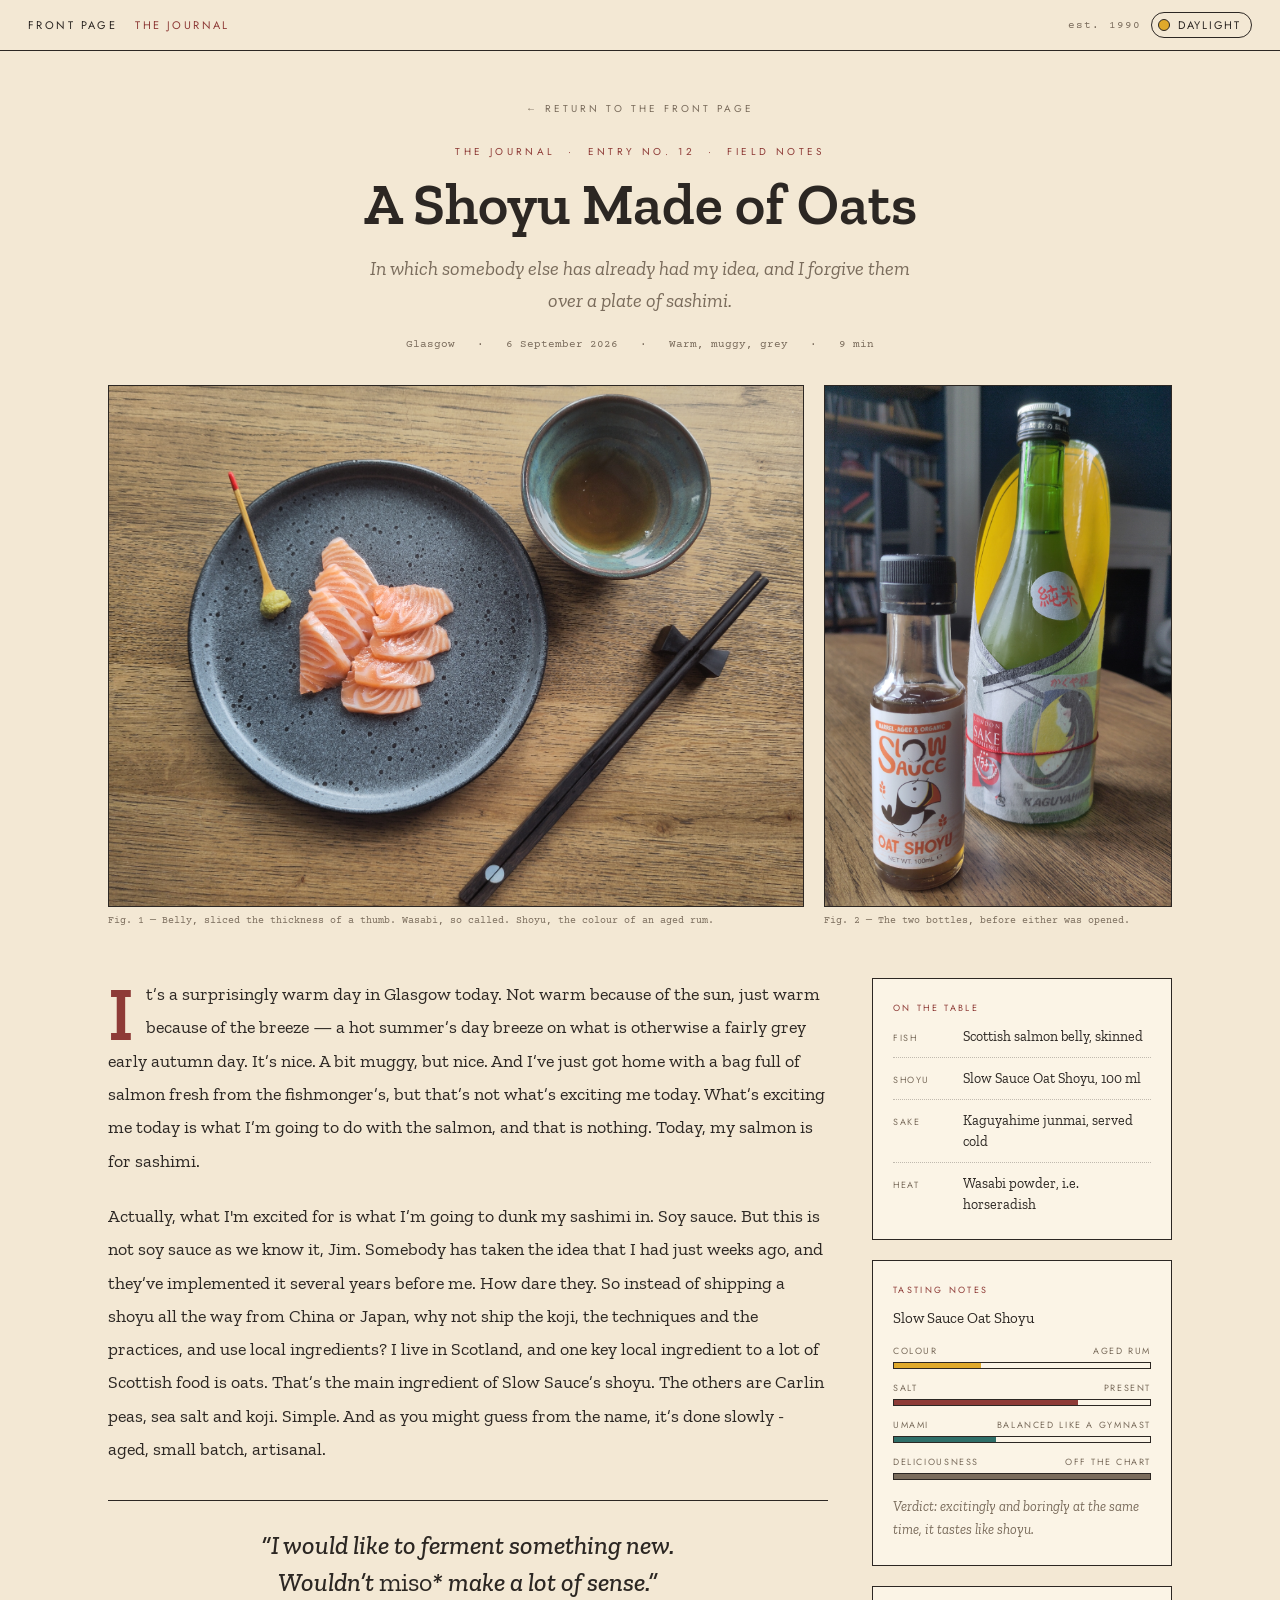
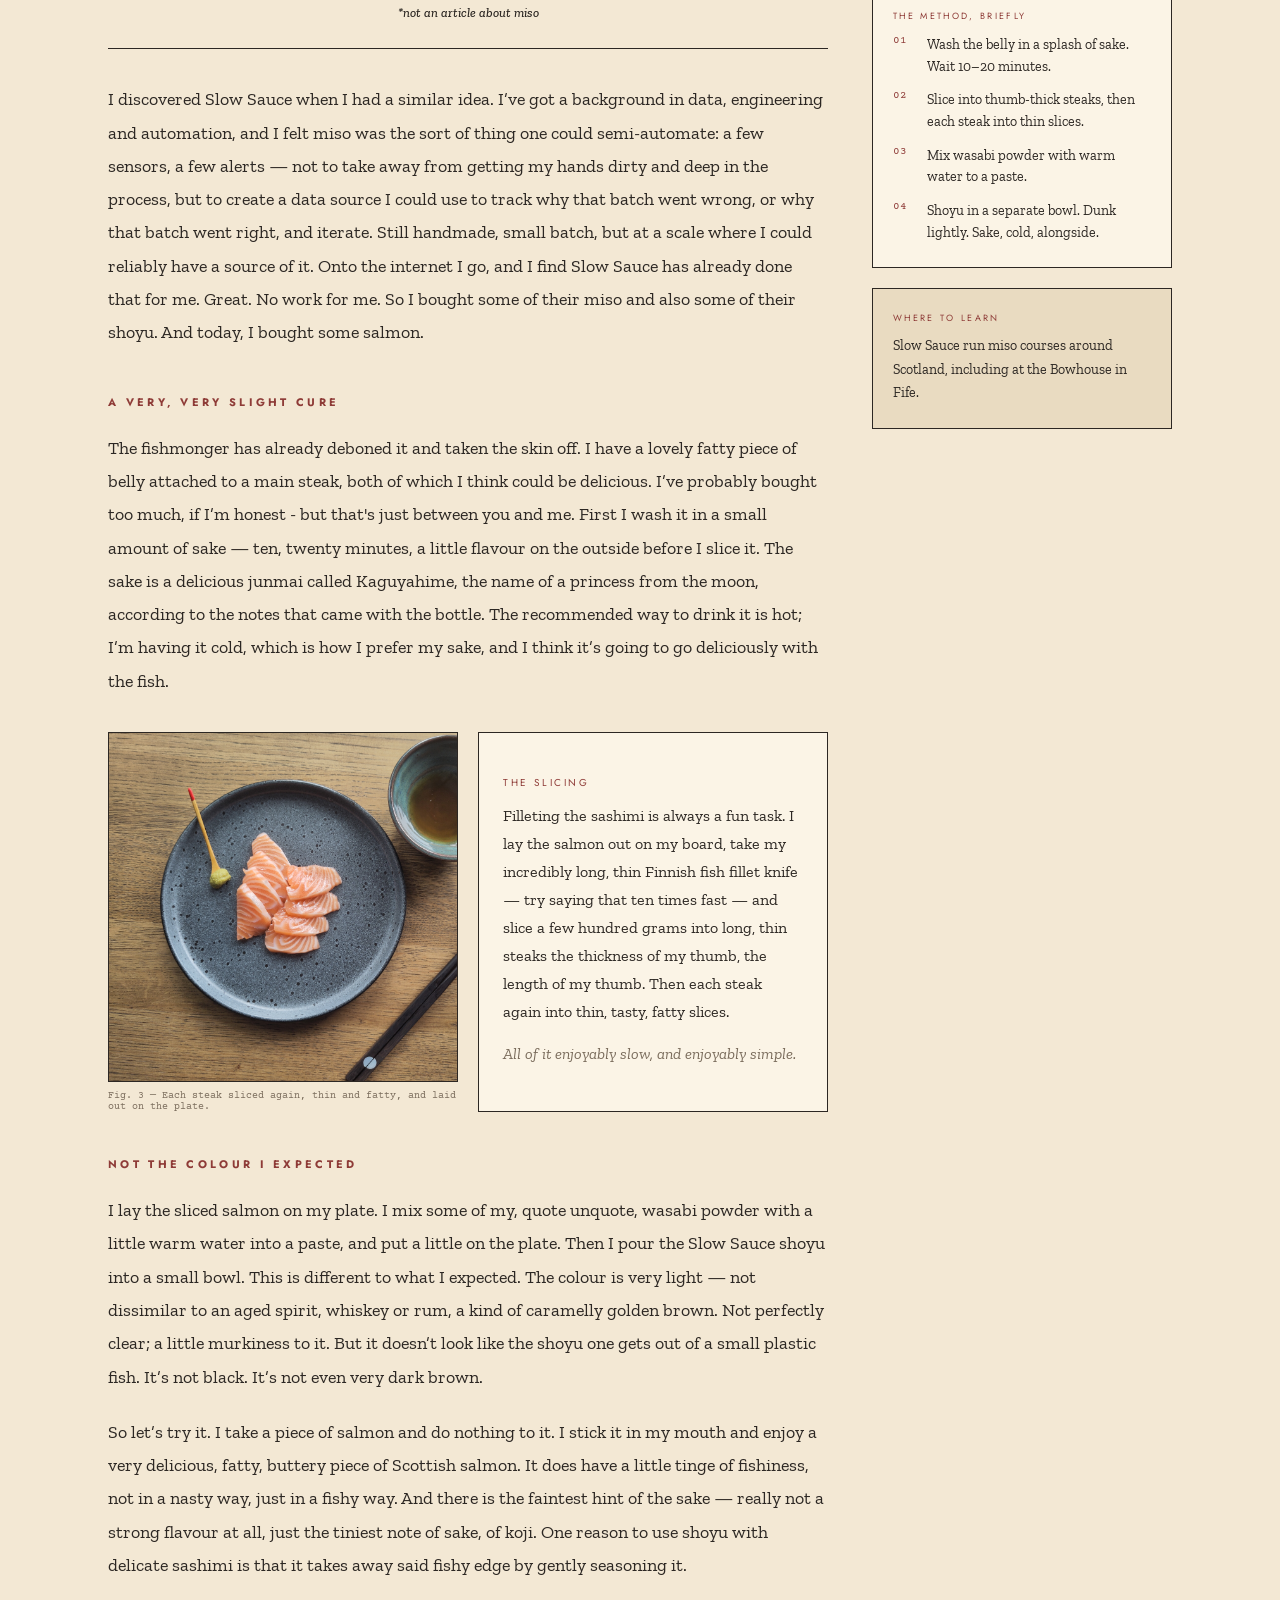
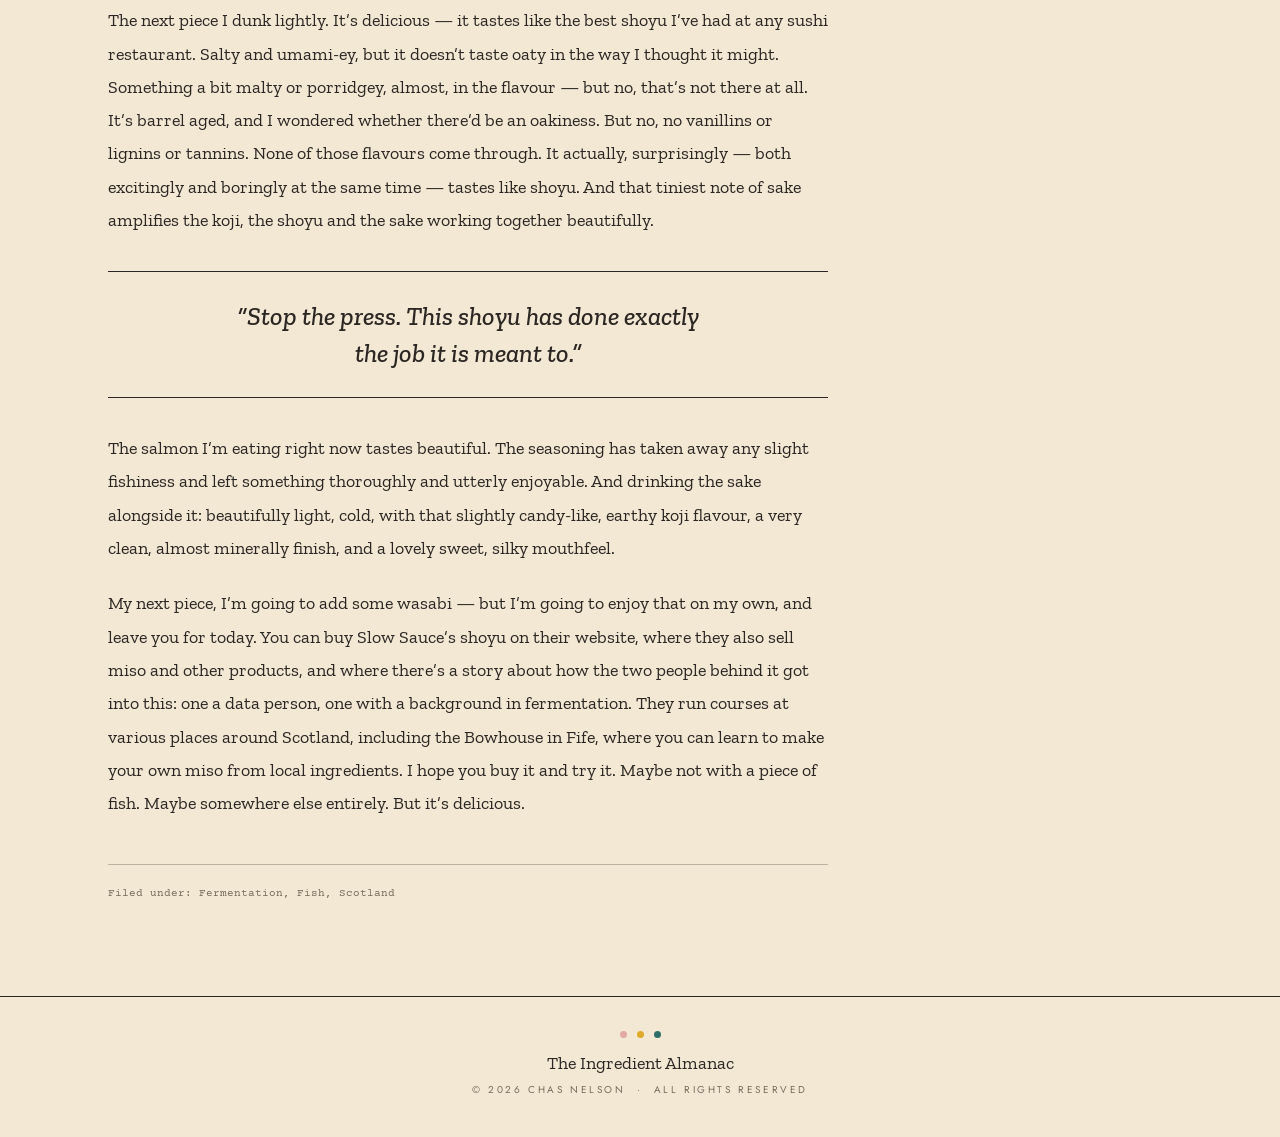
<file: journal/a-shoyu-made-of-oats.html>
<!DOCTYPE html>
<html lang="en" data-theme="light">
<head>
<meta charset="utf-8">
<meta name="viewport" content="width=device-width, initial-scale=1">
<title>A Shoyu Made of Oats — The Ingredient Almanac</title>
<meta name="description" content="A warm, muggy Glasgow afternoon, a bag of fresh salmon, and a barrel-aged Scottish oat shoyu from Slow Sauce.">
<link rel="preconnect" href="https://fonts.googleapis.com">
<link rel="preconnect" href="https://fonts.gstatic.com" crossorigin>
<link href="https://fonts.googleapis.com/css2?family=Jost:wght@300;400;500;600&family=Zilla+Slab:ital,wght@0,400;0,500;0,600;1,400&family=Courier+Prime:wght@400&display=swap" rel="stylesheet">
<link href="https://fonts.googleapis.com/css2?family=Material+Symbols+Outlined:opsz,wght,FILL,GRAD@24,200,0,0" rel="stylesheet">
<link rel="stylesheet" href="../assets/style.css">
</head>
<body>

<header class="site-header">
  <nav>
    <a href="../index.html">Front Page</a>
    <a href="a-shoyu-made-of-oats.html" aria-current="page">The Journal</a>
  </nav>
  <div class="header-right">
    <span class="est">est. 1990</span>
    <button class="theme-toggle" data-theme-toggle type="button">
      <span class="dot"></span>
      <span data-theme-label>Daylight</span>
    </button>
  </div>
</header>

<div class="wrap">

  <div class="journal-head">
    <a class="btn-plain" href="../index.html">&larr; Return to the Front Page</a>
    <div class="kicker2">The Journal &nbsp;·&nbsp; Entry No. 12 &nbsp;·&nbsp; Field Notes</div>
    <h1 class="serif">A Shoyu Made of Oats</h1>
    <p class="dek">In which somebody else has already had my idea, and I forgive them over a plate of sashimi.</p>
    <div class="meta-row">
      <span>Glasgow</span><span>·</span><span>6 September 2026</span><span>·</span><span>Warm, muggy, grey</span><span>·</span><span>9 min</span>
    </div>
  </div>

  <div class="journal-figures">
    <figure>
      <div class="fig-a">
        <img src="../assets/blog-sashimi-full.png" alt="Salmon sashimi, wasabi, chopsticks and a bowl of oat shoyu on an oak table">
      </div>
      <figcaption>Fig. 1 — Belly, sliced the thickness of a thumb. Wasabi, so called. Shoyu, the colour of an aged rum.</figcaption>
    </figure>
    <figure>
      <div class="fig-b">
        <img src="../assets/blog-bottles.png" alt="A bottle of Slow Sauce oat shoyu beside a bottle of Kaguyahime junmai sake">
      </div>
      <figcaption>Fig. 2 — The two bottles, before either was opened.</figcaption>
    </figure>
  </div>

  <div class="journal-body-grid">
    <div class="journal-prose">
      <p><span class="drop-cap">I</span>t&rsquo;s a surprisingly warm day in Glasgow today. Not warm because of the sun, just warm because of the breeze — a hot summer&rsquo;s day breeze on what is otherwise a fairly grey early autumn day. It&rsquo;s nice. A bit muggy, but nice. And I&rsquo;ve just got home with a bag full of salmon fresh from the fishmonger&rsquo;s, but that&rsquo;s not what&rsquo;s exciting me today. What&rsquo;s exciting me today is what I&rsquo;m going to do with the salmon, and that is nothing. Today, my salmon is for sashimi.</p>

      <p>Actually, what I'm excited for is what I&rsquo;m going to dunk my sashimi in. Soy sauce. But this is not soy sauce as we know it, Jim. Somebody has taken the idea that I had just weeks ago, and they&rsquo;ve implemented it several years before me. How dare they. So instead of shipping a shoyu all the way from China or Japan, why not ship the koji, the techniques and the practices, and use local ingredients? I live in Scotland, and one key local ingredient to a lot of Scottish food is oats. That&rsquo;s the main ingredient of Slow Sauce&rsquo;s shoyu. The others are Carlin peas, sea salt and koji. Simple. And as you might guess from the name, it&rsquo;s done slowly - aged, small batch, artisanal.</p>

      <div class="pull-quote">
        <p>&ldquo;I would like to ferment something new. Wouldn&rsquo;t <em style="font-style:normal; font-weight:normal;">miso</em>* make a lot of sense.&rdquo;</p>
        <p class="fn">*not an article about miso</p>
      </div>

      <p>I discovered Slow Sauce when I had a similar idea. I&rsquo;ve got a background in data, engineering and automation, and I felt miso was the sort of thing one could semi-automate: a few sensors, a few alerts — not to take away from getting my hands dirty and deep in the process, but to create a data source I could use to track why that batch went wrong, or why that batch went right, and iterate. Still handmade, small batch, but at a scale where I could reliably have a source of it. Onto the internet I go, and I find Slow Sauce has already done that for me. Great. No work for me. So I bought some of their miso and also some of their shoyu. And today, I bought some salmon.</p>

      <h2>A Very, Very Slight Cure</h2>

      <p>The fishmonger has already deboned it and taken the skin off. I have a lovely fatty piece of belly attached to a main steak, both of which I think could be delicious. I&rsquo;ve probably bought too much, if I&rsquo;m honest - but that's just between you and me. First I wash it in a small amount of sake — ten, twenty minutes, a little flavour on the outside before I slice it. The sake is a delicious junmai called Kaguyahime, the name of a princess from the moon, according to the notes that came with the bottle. The recommended way to drink it is hot; I&rsquo;m having it cold, which is how I prefer my sake, and I think it&rsquo;s going to go deliciously with the fish.</p>

      <div class="duo-figures">
        <figure>
          <div class="photo"><img src="../assets/blog-sashimi-plate.png" alt="Sliced salmon sashimi arranged on a speckled grey plate"></div>
          <figcaption class="mono" style="font-size:10px; color:var(--ink-soft); margin-top:8px;">Fig. 3 — Each steak sliced again, thin and fatty, and laid out on the plate.</figcaption>
        </figure>
        <div class="note">
          <div class="note-label">The Slicing</div>
          <p>Filleting the sashimi is always a fun task. I lay the salmon out on my board, take my incredibly long, thin Finnish fish fillet knife — try saying that ten times fast — and slice a few hundred grams into long, thin steaks the thickness of my thumb, the length of my thumb. Then each steak again into thin, tasty, fatty slices.</p>
          <p class="italic">All of it enjoyably slow, and enjoyably simple.</p>
        </div>
      </div>

      <h2>Not the Colour I Expected</h2>

      <p>I lay the sliced salmon on my plate. I mix some of my, quote unquote, wasabi powder with a little warm water into a paste, and put a little on the plate. Then I pour the Slow Sauce shoyu into a small bowl. This is different to what I expected. The colour is very light — not dissimilar to an aged spirit, whiskey or rum, a kind of caramelly golden brown. Not perfectly clear; a little murkiness to it. But it doesn&rsquo;t look like the shoyu one gets out of a small plastic fish. It&rsquo;s not black. It&rsquo;s not even very dark brown.</p>

      <p>So let&rsquo;s try it. I take a piece of salmon and do nothing to it. I stick it in my mouth and enjoy a very delicious, fatty, buttery piece of Scottish salmon. It does have a little tinge of fishiness, not in a nasty way, just in a fishy way. And there is the faintest hint of the sake — really not a strong flavour at all, just the tiniest note of sake, of koji.&nbsp;One reason to use shoyu with delicate sashimi is that it takes away said fishy edge by gently seasoning it.</p>

      <p>The next piece I dunk lightly. It&rsquo;s delicious — it tastes like the best shoyu I&rsquo;ve had at any sushi restaurant. Salty and umami-ey, but it doesn&rsquo;t taste oaty in the way I thought it might. Something a bit malty or porridgey, almost, in the flavour — but no, that&rsquo;s not there at all. It&rsquo;s barrel aged, and I wondered whether there&rsquo;d be an oakiness. But no, no vanillins or lignins or tannins. None of those flavours come through. It actually, surprisingly — both excitingly and boringly at the same time — tastes like shoyu. And that tiniest note of sake amplifies the koji, the shoyu and the sake working together beautifully.</p>

      <div class="pull-quote">
        <p>&ldquo;Stop the press. This shoyu has done exactly the job it is meant to.&rdquo;</p>
      </div>

      <p>The salmon I&rsquo;m eating right now tastes beautiful. The seasoning has taken away any slight fishiness and left something thoroughly and utterly enjoyable. And drinking the sake alongside it: beautifully light, cold, with that slightly candy-like, earthy koji flavour, a very clean, almost minerally finish, and a lovely sweet, silky mouthfeel.</p>

      <p>My next piece, I&rsquo;m going to add some wasabi — but I&rsquo;m going to enjoy that on my own, and leave you for today. You can buy Slow Sauce&rsquo;s shoyu on their website, where they also sell miso and other products, and where there&rsquo;s a story about how the two people behind it got into this: one a data person, one with a background in fermentation. They run courses at various places around Scotland, including the Bowhouse in Fife, where you can learn to make your own miso from local ingredients. I hope you buy it and try it. Maybe not with a piece of fish. Maybe somewhere else entirely. But it&rsquo;s delicious.</p>

      <div class="article-footer-row">
        <span>Filed under: Fermentation, Fish, Scotland</span>
      </div>
    </div>

    <div class="journal-sidebar">
      <div class="sidebar-card">
        <div class="sc-label">On the Table</div>
        <ul>
          <li><span class="k">Fish</span><span class="v">Scottish salmon belly, skinned</span></li>
          <li><span class="k">Shoyu</span><span class="v">Slow Sauce Oat Shoyu, 100 ml</span></li>
          <li><span class="k">Sake</span><span class="v">Kaguyahime junmai, served cold</span></li>
          <li><span class="k">Heat</span><span class="v">Wasabi powder, i.e. horseradish</span></li>
        </ul>
      </div>

      <div class="sidebar-card">
        <div class="sc-label">Tasting Notes</div>
        <div class="tasting-name">Slow Sauce Oat Shoyu</div>
        <div class="meter">
          <div class="meter-row">
            <div class="meter-label"><span>Colour</span><span>Aged rum</span></div>
            <div class="meter-bar" style="background: linear-gradient(90deg, var(--mustard) 0 34%, transparent 34%);"></div>
          </div>
          <div class="meter-row">
            <div class="meter-label"><span>Salt</span><span>Present</span></div>
            <div class="meter-bar" style="background: linear-gradient(90deg, var(--oxblood) 0 72%, transparent 72%);"></div>
          </div>
          <div class="meter-row">
            <div class="meter-label"><span>Umami</span><span>Balanced like a gymnast</span></div>
            <div class="meter-bar" style="background: linear-gradient(90deg, var(--teal) 0 40%, transparent 40%);"></div>
          </div>
          <div class="meter-row">
            <div class="meter-label"><span>Deliciousness</span><span>Off the chart</span></div>
            <div class="meter-bar" style="background: var(--ink-soft);"></div>
          </div>
        </div>
        <p class="verdict">Verdict: excitingly and boringly at the same time, it tastes like shoyu.</p>
      </div>

      <div class="sidebar-card">
        <div class="sc-label">The Method, Briefly</div>
        <ol>
          <li><span class="num">01</span><span class="txt">Wash the belly in a splash of sake. Wait 10&ndash;20 minutes.</span></li>
          <li><span class="num">02</span><span class="txt">Slice into thumb-thick steaks, then each steak into thin slices.</span></li>
          <li><span class="num">03</span><span class="txt">Mix wasabi powder with warm water to a paste.</span></li>
          <li><span class="num">04</span><span class="txt">Shoyu in a separate bowl. Dunk lightly. Sake, cold, alongside.</span></li>
        </ol>
      </div>

      <div class="sidebar-card tint">
        <div class="sc-label">Where to Learn</div>
        <p>Slow Sauce run miso courses around Scotland, including at the Bowhouse in Fife.</p>
      </div>
    </div>
  </div>

</div>

<footer class="site-footer">
  <div class="dots">
    <span class="dot" style="background:var(--rose);"></span>
    <span class="dot" style="background:var(--mustard);"></span>
    <span class="dot" style="background:var(--teal);"></span>
  </div>
  <div class="name serif">The Ingredient Almanac</div>
  <div class="copy">&copy; 2026 Chas Nelson &nbsp;·&nbsp; All rights reserved</div>
</footer>

<script src="../assets/theme.js"></script>
</body>
</html>
</file>
<file: assets/style.css>
/* The Ingredient Almanac — shared stylesheet */

:root {
  color-scheme: light dark;
}

[data-theme="light"] {
  --paper: #F3E8D4;
  --paper-2: #E9DBC1;
  --card: #FBF4E6;
  --ink: #2C2723;
  --ink-soft: #7A6C5C;
  --line: #2C2723;
  --hair: rgba(44, 39, 35, .28);
  --rose: #E3A9A3;
  --mustard: #DFA92B;
  --teal: #2E6E68;
  --oxblood: #8E3B37;
  --sky: #A8C7CA;
  --on-rose: #2C2723;
  --on-teal: #F3E8D4;
}

[data-theme="dark"] {
  --paper: #1A2123;
  --paper-2: #222C2F;
  --card: #263234;
  --ink: #F0E4CE;
  --ink-soft: #A0937F;
  --line: #8C806E;
  --hair: rgba(240, 228, 206, .24);
  --rose: #C4807B;
  --mustard: #C6912A;
  --teal: #7FB3AA;
  --oxblood: #A6524D;
  --sky: #6E9297;
  --on-rose: #1A2123;
  --on-teal: #1A2123;
}

* { box-sizing: border-box; }

html, body {
  margin: 0;
  padding: 0;
}

body {
  background: var(--paper);
  color: var(--ink);
  font-family: 'Jost', Helvetica, sans-serif;
  min-height: 100vh;
}

a { color: var(--oxblood); text-decoration: none; }
a:hover { color: var(--teal); }
::selection { background: var(--mustard); color: #2C2723; }
img { max-width: 100%; }

.ms {
  font-family: 'Material Symbols Outlined';
  font-weight: normal;
  font-style: normal;
  line-height: 1;
  letter-spacing: normal;
  text-transform: none;
  display: inline-block;
  white-space: nowrap;
  direction: ltr;
  -webkit-font-smoothing: antialiased;
}

.serif { font-family: 'Zilla Slab', Georgia, serif; }
.mono { font-family: 'Courier Prime', monospace; }

.label {
  font-size: 10px;
  letter-spacing: .3em;
  text-transform: uppercase;
}

.wrap { max-width: 1120px; margin: 0 auto; padding: 0 28px 96px; }
.wrap-narrow { max-width: 880px; margin: 0 auto; padding: 0 28px 96px; }

/* Header */
.site-header {
  display: flex;
  align-items: center;
  justify-content: space-between;
  gap: 24px;
  padding: 12px 28px;
  border-bottom: 1px solid var(--line);
  font-size: 11px;
  letter-spacing: .22em;
  text-transform: uppercase;
}
.site-header nav {
  display: flex;
  gap: 18px;
  align-items: center;
  flex-wrap: wrap;
}
.site-header nav a {
  color: var(--ink);
}
.site-header nav a:hover,
.site-header nav a[aria-current="page"] {
  color: var(--oxblood);
}
.header-right {
  display: flex;
  gap: 10px;
  align-items: center;
}
.est {
  color: var(--ink-soft);
  font-family: 'Courier Prime', monospace;
  letter-spacing: .1em;
  text-transform: none;
}

.theme-toggle {
  display: flex;
  align-items: center;
  gap: 8px;
  background: none;
  border: 1px solid var(--line);
  border-radius: 999px;
  padding: 4px 10px 4px 6px;
  font: inherit;
  letter-spacing: .16em;
  text-transform: uppercase;
  color: var(--ink);
  cursor: pointer;
}
.theme-toggle .dot {
  width: 12px;
  height: 12px;
  border-radius: 50%;
  background: var(--mustard);
  border: 1px solid var(--line);
  display: inline-block;
}

/* Buttons */
.btn {
  border: 1px solid var(--line);
  padding: 12px 26px;
  font-family: 'Jost', sans-serif;
  font-size: 11px;
  letter-spacing: .24em;
  text-transform: uppercase;
  cursor: pointer;
  display: inline-block;
}
.btn-primary {
  background: var(--oxblood);
  color: #F3E8D4;
}
.btn-primary:hover { background: var(--teal); color: var(--on-teal); }
.btn-secondary {
  background: none;
  color: var(--ink);
}
.btn-secondary:hover { background: var(--mustard); color: #2C2723; }
.btn-small {
  padding: 6px 12px;
  font-size: 9px;
  letter-spacing: .22em;
  white-space: nowrap;
}
.btn-plain {
  background: none;
  border: none;
  padding: 0;
  font-family: 'Jost', sans-serif;
  font-size: 10px;
  letter-spacing: .3em;
  text-transform: uppercase;
  color: var(--ink-soft);
  cursor: pointer;
}
.btn-plain:hover { color: var(--oxblood); }

/* Section divider */
.section-head {
  display: flex;
  align-items: center;
  gap: 14px;
  margin: 64px 0 26px;
}
.section-head h2, .section-head h3 {
  font-size: 11px;
  letter-spacing: .3em;
  text-transform: uppercase;
  margin: 0;
  white-space: nowrap;
}
.section-head .rule {
  height: 1px;
  background: var(--hair);
  flex: 1;
}
.section-head .aside {
  font-family: 'Courier Prime', monospace;
  font-size: 11px;
  color: var(--ink-soft);
  white-space: nowrap;
}

/* Hero */
.hero {
  text-align: center;
  padding: 56px 0 28px;
}
.hero h1 {
  font-family: 'Zilla Slab', Georgia, serif;
  font-weight: 600;
  font-size: 74px;
  line-height: .96;
  letter-spacing: -.01em;
  margin: 18px 0 0;
}
.hero .kicker {
  display: flex;
  align-items: center;
  justify-content: center;
  gap: 12px;
  margin: 22px auto 0;
  max-width: 620px;
}
.hero .kicker .rule { height: 1px; background: var(--line); flex: 1; }
.hero .kicker .diamond {
  width: 8px; height: 8px; background: var(--oxblood); transform: rotate(45deg); display: inline-block;
}
.hero .kicker .mid {
  font-size: 11px; letter-spacing: .28em; text-transform: uppercase; white-space: nowrap;
}

/* Feature panel */
.feature {
  border: 1px solid var(--line);
  background: var(--card);
  display: grid;
  grid-template-columns: 1fr 1fr;
  align-items: stretch;
}
.feature-text {
  padding: 40px 40px 34px;
  display: flex;
  flex-direction: column;
  justify-content: center;
  text-align: center;
  border-right: 1px solid var(--line);
}
.feature-text h2 {
  font-family: 'Zilla Slab', Georgia, serif;
  font-weight: 500;
  font-size: 40px;
  line-height: 1.06;
  margin: 16px 0 0;
}
.feature-text p {
  font-family: 'Zilla Slab', Georgia, serif;
  font-size: 16px;
  line-height: 1.65;
  color: var(--ink-soft);
  margin: 16px auto 0;
  max-width: 34ch;
}
.stat-row {
  display: flex;
  justify-content: center;
  gap: 0;
  margin: 26px auto 0;
  border: 1px solid var(--line);
}
.stat-row .stat {
  padding: 10px 18px;
  border-right: 1px solid var(--line);
  text-align: center;
}
.stat-row .stat:last-child { border-right: none; }
.stat .stat-k {
  font-size: 9px; letter-spacing: .24em; text-transform: uppercase; color: var(--ink-soft);
}
.stat .stat-v { font-family: 'Courier Prime', monospace; font-size: 14px; margin-top: 3px; }

.feature-media {
  position: relative;
  min-height: 420px;
  overflow: hidden;
}
.feature-media img {
  position: absolute; inset: 0; width: 100%; height: 100%; object-fit: cover; display: block;
}
.photo-credit {
  position: absolute;
  left: 10px; bottom: 10px;
  background: var(--card);
  border: 1px solid var(--line);
  padding: 4px 8px;
  font-family: 'Courier Prime', monospace;
  font-size: 9px;
  color: var(--ink-soft);
  max-width: 70%;
  overflow: hidden;
  text-overflow: ellipsis;
  white-space: nowrap;
}

/* Index / recipe grid */
.recipe-grid {
  display: grid;
  grid-template-columns: repeat(3, 1fr);
  gap: 20px;
}
.recipe-card {
  border: 1px solid var(--line);
  background: var(--card);
  display: block;
  text-align: center;
  font: inherit;
  color: var(--ink);
  padding: 0;
  cursor: default;
}
a.recipe-card { cursor: pointer; }
a.recipe-card:hover { background: var(--paper-2); }
.recipe-card .media {
  position: relative;
  height: 168px;
  border-bottom: 1px solid var(--line);
  overflow: hidden;
  background: var(--paper-2);
}
.recipe-card .media img {
  position: absolute; inset: 0; width: 100%; height: 100%; object-fit: cover; display: block;
}
.recipe-card .media .credit {
  position: absolute; left: 8px; bottom: 8px;
  background: var(--card); border: 1px solid var(--line);
  padding: 3px 6px; font-family: 'Courier Prime', monospace; font-size: 8px; color: var(--ink-soft);
  max-width: 78%; overflow: hidden; text-overflow: ellipsis; white-space: nowrap;
}
.recipe-card .body { padding: 18px 18px 20px; }
.recipe-card .eyebrow { font-size: 9px; letter-spacing: .26em; text-transform: uppercase; color: var(--oxblood); }
.recipe-card h4 { font-family: 'Zilla Slab', Georgia, serif; font-size: 20px; line-height: 1.2; margin: 10px 0 12px; font-weight: 500; }
.recipe-card .meta { font-family: 'Courier Prime', monospace; font-size: 11px; color: var(--ink-soft); }

/* Journal teaser */
.journal-teaser {
  display: grid;
  grid-template-columns: 340px 1fr;
  align-items: stretch;
  border: 1px solid var(--line);
  background: var(--card);
  text-align: left;
  color: var(--ink);
  width: 100%;
}
.journal-teaser:hover { background: var(--paper-2); }
.journal-teaser .media {
  position: relative;
  min-height: 240px;
  border-right: 1px solid var(--line);
  overflow: hidden;
  background: var(--paper-2);
}
.journal-teaser .media img { position: absolute; inset: 0; width: 100%; height: 100%; object-fit: cover; display: block; }
.journal-teaser .body { padding: 30px 34px 32px; }
.journal-teaser .eyebrow { font-size: 10px; letter-spacing: .3em; text-transform: uppercase; color: var(--oxblood); }
.journal-teaser h4 { font-family: 'Zilla Slab', Georgia, serif; font-size: 30px; line-height: 1.12; margin: 12px 0 10px; font-weight: 500; }
.journal-teaser p { font-family: 'Zilla Slab', Georgia, serif; font-size: 15px; line-height: 1.7; color: var(--ink-soft); margin: 0; max-width: 58ch; }
.journal-teaser .read-more { font-family: 'Courier Prime', monospace; font-size: 11px; color: var(--ink-soft); margin-top: 16px; }

/* Goods grid (larder previews) */
.goods-grid {
  display: grid;
  grid-template-columns: repeat(4, 1fr);
  gap: 20px;
}
.goods-grid.wide { grid-template-columns: repeat(2, 1fr); }
.good-card {
  border: 1px solid var(--line);
  background: var(--card);
  text-align: center;
  color: var(--ink);
  display: flex;
  flex-direction: column;
}
.good-card:hover { background: var(--paper-2); }
.good-card .media { height: 170px; background: var(--paper-2); border-bottom: 1px solid var(--line); position: relative; overflow: hidden; }
.goods-grid.wide .good-card .media { height: 260px; position: relative; }
.good-card .media img { position: absolute; inset: 0; width: 100%; height: 100%; object-fit: cover; display: block; }
.good-card .n-badge {
  position: absolute; left: 0; top: 0;
  background: var(--card); border-right: 1px solid var(--line); border-bottom: 1px solid var(--line);
  padding: 5px 10px; font-family: 'Courier Prime', monospace; font-size: 10px;
}
.good-card .body { padding: 16px 14px 18px; flex: 1; display: flex; flex-direction: column; gap: 4px; }
.goods-grid.wide .good-card .body { padding: 22px 22px 24px; text-align: left; gap: 10px; }
.good-card .maker { font-size: 9px; letter-spacing: .24em; text-transform: uppercase; color: var(--oxblood); }
.good-card h5 { font-family: 'Zilla Slab', Georgia, serif; font-size: 17px; line-height: 1.25; margin: 8px 0; font-weight: 500; }
.goods-grid.wide .good-card h5 { font-size: 24px; }
.good-card .price { font-family: 'Courier Prime', monospace; font-size: 11px; color: var(--ink-soft); }
.good-card .size { font-family: 'Courier Prime', monospace; font-size: 10px; color: var(--ink-soft); }
.good-card .blurb { font-family: 'Zilla Slab', Georgia, serif; font-size: 15px; line-height: 1.65; color: var(--ink-soft); margin: 4px 0 0; }
.good-card .footer-row {
  display: flex; align-items: center; justify-content: space-between; gap: 12px;
  margin-top: auto; padding-top: 16px; border-top: 1px dotted var(--hair);
}
.good-card .footer-row .price { font-size: 18px; color: var(--ink); }

/* Departments */
.departments {
  margin: 64px 0 0;
  border-top: 1px solid var(--line);
  border-bottom: 1px solid var(--line);
  display: grid;
  grid-template-columns: repeat(3, 1fr);
}
.department {
  padding: 30px 26px;
  border-right: 1px solid var(--hair);
  text-align: center;
}
.department:last-child { border-right: none; }
.department .dept-label { font-size: 10px; letter-spacing: .28em; text-transform: uppercase; color: var(--oxblood); }
.department h4 { font-family: 'Zilla Slab', Georgia, serif; font-size: 22px; margin: 10px 0 8px; font-weight: 500; }
.department p { font-family: 'Zilla Slab', Georgia, serif; font-size: 14px; line-height: 1.6; color: var(--ink-soft); margin: 0 auto; max-width: 30ch; }

/* Article header */
.article-head {
  text-align: center;
  padding: 48px 0 0;
}
.article-head .chapter { font-size: 10px; letter-spacing: .3em; text-transform: uppercase; color: var(--oxblood); margin-top: 26px; }
.article-head h1 {
  font-family: 'Zilla Slab', Georgia, serif;
  font-weight: 600;
  font-size: 56px;
  line-height: 1.02;
  margin: 16px 0 0;
}
.article-head .dek {
  font-family: 'Zilla Slab', Georgia, serif;
  font-style: italic;
  font-size: 19px;
  line-height: 1.6;
  color: var(--ink-soft);
  margin: 18px auto 0;
  max-width: 46ch;
}
.article-head .byline {
  display: flex;
  justify-content: center;
  gap: 26px;
  margin-top: 24px;
  font-family: 'Courier Prime', monospace;
  font-size: 11px;
  color: var(--ink-soft);
  flex-wrap: wrap;
}

.hero-image {
  position: relative;
  margin: 34px 0 0;
  border: 1px solid var(--line);
  height: 420px;
  overflow: hidden;
}
.hero-image img { position: absolute; inset: 0; width: 100%; height: 100%; object-fit: cover; display: block; }
.figure-caption {
  display: flex;
  justify-content: space-between;
  gap: 16px;
  font-family: 'Courier Prime', monospace;
  font-size: 10px;
  color: var(--ink-soft);
  margin-top: 8px;
}

.lede {
  font-family: 'Zilla Slab', Georgia, serif;
  font-size: 18px;
  line-height: 1.8;
  margin: 40px 0 0;
}

/* Recipe card */
.recipe-box {
  border: 1px solid var(--line);
  background: var(--card);
  margin: 44px 0 0;
}
.recipe-box .form-head {
  display: flex;
  align-items: center;
  justify-content: space-between;
  padding: 12px 20px;
  border-bottom: 1px solid var(--line);
  background: var(--paper-2);
  font-size: 10px;
  letter-spacing: .26em;
  text-transform: uppercase;
}
.recipe-box .title-block { padding: 28px 28px 8px; text-align: center; }
.recipe-box .title-block h2 { font-family: 'Zilla Slab', Georgia, serif; font-weight: 500; font-size: 26px; margin: 0; }
.recipe-box .title-block .by { font-family: 'Courier Prime', monospace; font-size: 11px; color: var(--ink-soft); margin-top: 8px; }

.time-row {
  display: grid;
  border-top: 1px solid var(--hair);
  border-bottom: 1px solid var(--line);
  margin-top: 22px;
}
.time-row .cell {
  padding: 16px 10px;
  text-align: center;
  border-right: 1px solid var(--hair);
}
.time-row .cell:last-child { border-right: none; }
.time-row .cell .k { font-size: 9px; letter-spacing: .22em; text-transform: uppercase; color: var(--ink-soft); }
.time-row .cell .v { font-family: 'Courier Prime', monospace; font-size: 14px; margin-top: 4px; }

.recipe-cols {
  display: grid;
  grid-template-columns: 1fr 1.35fr;
}
.recipe-cols .ingredients-col { padding: 26px 24px 30px; border-right: 1px solid var(--hair); }
.recipe-cols .method-col { padding: 26px 26px 30px; }
.col-head { display: flex; align-items: center; justify-content: space-between; gap: 10px; margin-bottom: 14px; }
.col-head .col-label { font-size: 10px; letter-spacing: .26em; text-transform: uppercase; }

.units-toggle {
  background: none;
  border: 1px solid var(--hair);
  padding: 3px 8px;
  font-family: 'Courier Prime', monospace;
  font-size: 10px;
  color: var(--ink-soft);
  cursor: pointer;
}
.units-toggle:hover { border-color: var(--line); color: var(--ink); }

.ingredient-list { list-style: none; margin: 0; padding: 0; }
.ingredient-list li {
  font-family: 'Zilla Slab', Georgia, serif;
  font-size: 15px;
  line-height: 1.45;
  padding: 8px 0;
  border-bottom: 1px dotted var(--hair);
  display: flex;
  gap: 10px;
}
.ingredient-list .n { font-family: 'Courier Prime', monospace; font-size: 11px; color: var(--oxblood); padding-top: 2px; min-width: 22px; }

.method-list { list-style: none; margin: 0; padding: 0; display: flex; flex-direction: column; gap: 18px; }
.method-list li { display: grid; grid-template-columns: 34px 1fr; gap: 14px; align-items: start; }
.method-list .step-n {
  width: 34px; height: 34px; border: 1px solid var(--line); border-radius: 50%;
  display: flex; align-items: center; justify-content: center; font-family: 'Courier Prime', monospace; font-size: 13px;
}
.method-list .step-name { font-size: 10px; letter-spacing: .22em; text-transform: uppercase; color: var(--oxblood); margin-bottom: 4px; }
.method-list .step-text { font-family: 'Zilla Slab', Georgia, serif; font-size: 15px; line-height: 1.65; }

.recipe-footnote {
  display: flex;
  justify-content: center;
  gap: 30px;
  padding: 14px 20px;
  border-top: 1px solid var(--line);
  background: var(--paper-2);
  font-family: 'Courier Prime', monospace;
  font-size: 11px;
  color: var(--ink-soft);
  flex-wrap: wrap;
  text-align: center;
}

.notes-grid {
  display: grid;
  grid-template-columns: 1fr 1fr;
  gap: 20px;
  margin-top: 20px;
}
.note-card { border: 1px solid var(--line); background: var(--card); padding: 22px 22px 24px; }
.note-card .note-label { font-size: 10px; letter-spacing: .26em; text-transform: uppercase; color: var(--oxblood); }
.note-card p { font-family: 'Zilla Slab', Georgia, serif; font-size: 15px; line-height: 1.7; margin: 10px 0 0; }
.note-card p.italic { font-style: italic; }

/* Provisions strip (cookies page) */
.provisions-strip { display: flex; flex-direction: column; gap: 16px; }
.provision-row {
  border: 1px solid var(--line);
  background: var(--card);
  display: grid;
  grid-template-columns: 150px 1fr 160px;
  align-items: stretch;
}
.provision-row .media { position: relative; background: var(--paper-2); border-right: 1px solid var(--hair); min-height: 150px; overflow: hidden; }
.provision-row .media img { position: absolute; inset: 0; width: 100%; height: 100%; object-fit: cover; display: block; }
.provision-row .body { padding: 20px 22px; }
.provision-row .maker { font-size: 9px; letter-spacing: .24em; text-transform: uppercase; color: var(--oxblood); }
.provision-row h5 { font-family: 'Zilla Slab', Georgia, serif; font-size: 21px; margin: 8px 0 4px; font-weight: 500; }
.provision-row .size { font-family: 'Courier Prime', monospace; font-size: 10px; color: var(--ink-soft); }
.provision-row .why { font-family: 'Zilla Slab', Georgia, serif; font-style: italic; font-size: 15px; line-height: 1.6; margin: 10px 0 0; max-width: 52ch; }
.provision-row .buy {
  border-left: 1px solid var(--hair);
  padding: 20px 18px;
  display: flex;
  flex-direction: column;
  align-items: center;
  justify-content: center;
  gap: 12px;
}
.provision-row .buy .price { font-family: 'Courier Prime', monospace; font-size: 18px; }

/* Larder page */
.larder-head {
  text-align: center;
  padding: 48px 0 0;
}
.larder-head h1 {
  font-family: 'Zilla Slab', Georgia, serif;
  font-weight: 600;
  font-size: 54px;
  line-height: 1.02;
  margin: 14px 0 0;
}
.larder-head p {
  font-family: 'Zilla Slab', Georgia, serif;
  font-size: 16px;
  line-height: 1.7;
  color: var(--ink-soft);
  margin: 16px auto 0;
  max-width: 56ch;
}

/* Product page */
.product-topbar {
  display: flex;
  align-items: center;
  justify-content: space-between;
  gap: 20px;
  padding: 26px 0 22px;
}
.product-panel {
  border: 1px solid var(--line);
  display: grid;
  grid-template-columns: 1fr 1fr;
  background: var(--card);
}
.product-media { position: relative; min-height: 520px; background: var(--paper-2); border-right: 1px solid var(--line); overflow: hidden; }
.product-media img { position: absolute; inset: 0; width: 100%; height: 100%; object-fit: cover; display: block; }
.product-info { padding: 40px 40px 36px; display: flex; flex-direction: column; }
.product-info .brand { font-size: 10px; letter-spacing: .3em; text-transform: uppercase; color: var(--oxblood); }
.product-info h1 { font-family: 'Zilla Slab', Georgia, serif; font-weight: 600; font-size: 40px; line-height: 1.06; margin: 12px 0 8px; }
.product-info .size { font-family: 'Courier Prime', monospace; font-size: 11px; color: var(--ink-soft); }
.chip-row { display: flex; flex-wrap: wrap; gap: 8px; margin-top: 16px; }
.chip {
  display: inline-flex; align-items: center; gap: 7px;
  background: var(--paper);
  padding: 6px 11px 6px 8px;
}
.chip .ms { font-size: 16px; }
.chip span.label { font-size: 10px; letter-spacing: .18em; text-transform: uppercase; }
.chip.in { border: 1px solid var(--line); }
.chip.free { border: 1px solid var(--teal); }
.chip.may { border: 1px dashed var(--line); }
.product-info .blurb { font-family: 'Zilla Slab', Georgia, serif; font-size: 16px; line-height: 1.75; margin: 18px 0 0; }
.spec-grid {
  display: grid;
  grid-template-columns: 1fr 1fr;
  border: 1px solid var(--line);
  margin: 24px 0 0;
}
.spec-grid .cell { padding: 12px 14px; border-right: 1px solid var(--hair); border-bottom: 1px solid var(--hair); }
.spec-grid .k { font-size: 9px; letter-spacing: .22em; text-transform: uppercase; color: var(--ink-soft); }
.spec-grid .v { font-family: 'Courier Prime', monospace; font-size: 13px; margin-top: 4px; }
.buy-row {
  display: flex; align-items: center; gap: 16px;
  margin-top: 26px; padding-top: 22px; border-top: 1px solid var(--hair);
}
.buy-row .price { font-family: 'Courier Prime', monospace; font-size: 26px; }
.dispatch-note { font-family: 'Courier Prime', monospace; font-size: 10px; color: var(--ink-soft); margin-top: 12px; }
.maker-link { font-family: 'Jost', sans-serif; font-size: 10px; letter-spacing: .22em; text-transform: uppercase; border-bottom: 1px solid var(--hair); }

/* Footer */
.site-footer {
  border-top: 1px solid var(--line);
  padding: 34px 28px 40px;
  text-align: center;
}
.site-footer .dots { display: flex; align-items: center; justify-content: center; gap: 10px; }
.site-footer .dot { width: 7px; height: 7px; border-radius: 50%; display: inline-block; }
.site-footer .name { font-family: 'Zilla Slab', Georgia, serif; font-size: 18px; margin-top: 14px; }
.site-footer .copy { font-size: 10px; letter-spacing: .26em; text-transform: uppercase; color: var(--ink-soft); margin-top: 8px; }

/* Journal entry */
.journal-head { text-align: center; padding: 44px 0 0; }
.journal-head .kicker2 { font-size: 10px; letter-spacing: .34em; text-transform: uppercase; color: var(--oxblood); margin-top: 26px; }
.journal-head h1 {
  font-family: 'Zilla Slab', Georgia, serif;
  font-weight: 600;
  font-size: 58px;
  line-height: 1.02;
  margin: 16px auto 0;
  max-width: 24ch;
}
.journal-head .dek {
  font-family: 'Zilla Slab', Georgia, serif;
  font-style: italic;
  font-size: 20px;
  line-height: 1.6;
  color: var(--ink-soft);
  margin: 18px auto 0;
  max-width: 52ch;
}
.journal-head .meta-row {
  display: flex; justify-content: center; gap: 22px; margin-top: 22px;
  font-family: 'Courier Prime', monospace; font-size: 11px; color: var(--ink-soft);
  flex-wrap: wrap;
}
.journal-figures { display: grid; grid-template-columns: 2fr 1fr; gap: 20px; margin: 34px 0 0; align-items: start; }
.journal-figures figure { margin: 0; }
.journal-figures .fig-a img,
.journal-figures .fig-b img { display: block; width: 100%; height: 100%; object-fit: cover; }
.journal-figures .fig-a { position: relative; border: 1px solid var(--line); background: var(--paper-2); aspect-ratio: 4 / 3; overflow: hidden; }
.journal-figures .fig-b { position: relative; border: 1px solid var(--line); background: var(--paper-2); aspect-ratio: 2 / 3; overflow: hidden; }
.journal-figures figcaption {
  font-family: 'Courier Prime', monospace; font-size: 10px; color: var(--ink-soft); margin-top: 8px;
}
.journal-body-grid { display: grid; grid-template-columns: 1fr 300px; gap: 44px; margin-top: 52px; align-items: start; }
.drop-cap {
  float: left;
  font-family: 'Zilla Slab', Georgia, serif;
  font-weight: 600;
  font-size: 76px;
  line-height: .78;
  margin: 6px 12px 0 0;
  color: var(--oxblood);
}
.journal-prose p {
  font-family: 'Zilla Slab', Georgia, serif;
  font-size: 18px;
  line-height: 1.85;
  margin: 22px 0 0;
}
.journal-prose p:first-child { margin-top: 0; }
.pull-quote {
  border-top: 1px solid var(--line);
  border-bottom: 1px solid var(--line);
  margin: 34px 0;
  padding: 26px 0;
  text-align: center;
}
.pull-quote p {
  font-family: 'Zilla Slab', Georgia, serif;
  font-style: italic;
  font-weight: 500;
  font-size: 26px;
  line-height: 1.4;
  margin: 0 auto;
  max-width: 32ch;
}
.pull-quote .fn { font-size: 13px; font-weight: 500; margin-top: 4px; }
.journal-prose h2 {
  font-size: 11px; letter-spacing: .3em; text-transform: uppercase; color: var(--oxblood); margin: 44px 0 16px;
}
.duo-figures { display: grid; grid-template-columns: 1fr 1fr; gap: 20px; margin: 34px 0; }
.duo-figures figure { margin: 0; }
.duo-figures .photo { position: relative; border: 1px solid var(--line); background: var(--paper-2); aspect-ratio: 1 / 1; overflow: hidden; }
.duo-figures .photo img { position: absolute; inset: 0; width: 100%; height: 100%; object-fit: cover; display: block; }
.duo-figures .note {
  border: 1px solid var(--line); background: var(--card); padding: 24px 24px 26px;
  display: flex; flex-direction: column; justify-content: center;
}
.duo-figures .note .note-label { font-size: 10px; letter-spacing: .26em; text-transform: uppercase; color: var(--oxblood); }
.duo-figures .note p { font-family: 'Zilla Slab', Georgia, serif; font-size: 16px; line-height: 1.75; margin: 12px 0 0; }
.duo-figures .note p.italic { font-style: italic; margin-top: 14px; color: var(--ink-soft); }
.article-footer-row {
  display: flex; align-items: center; gap: 14px; margin: 44px 0 0; padding-top: 22px;
  border-top: 1px solid var(--hair); font-family: 'Courier Prime', monospace; font-size: 11px; color: var(--ink-soft);
  flex-wrap: wrap;
}
.article-footer-row .spacer { flex: 1; }

.journal-sidebar { display: flex; flex-direction: column; gap: 20px; position: sticky; top: 20px; }
.sidebar-card { border: 1px solid var(--line); background: var(--card); padding: 22px 20px 24px; }
.sidebar-card.tint { background: var(--paper-2); }
.sidebar-card .sc-label { font-size: 9px; letter-spacing: .26em; text-transform: uppercase; color: var(--oxblood); }
.sidebar-card ul { list-style: none; margin: 12px 0 0; padding: 0; display: flex; flex-direction: column; gap: 10px; }
.sidebar-card li { display: grid; grid-template-columns: 60px 1fr; gap: 10px; align-items: baseline; border-bottom: 1px dotted var(--hair); padding-bottom: 10px; }
.sidebar-card li:last-child { border-bottom: none; padding-bottom: 0; }
.sidebar-card .k { font-size: 9px; letter-spacing: .18em; text-transform: uppercase; color: var(--ink-soft); }
.sidebar-card .v { font-family: 'Zilla Slab', Georgia, serif; font-size: 14px; line-height: 1.5; }
.sidebar-card .tasting-name { font-family: 'Zilla Slab', Georgia, serif; font-size: 15px; line-height: 1.6; margin: 10px 0 14px; }
.meter { display: flex; flex-direction: column; gap: 12px; }
.meter-row .meter-label { display: flex; justify-content: space-between; font-size: 9px; letter-spacing: .18em; text-transform: uppercase; color: var(--ink-soft); }
.meter-bar { height: 7px; border: 1px solid var(--line); margin-top: 5px; }
.sidebar-card .verdict { font-family: 'Zilla Slab', Georgia, serif; font-style: italic; font-size: 14px; line-height: 1.6; color: var(--ink-soft); margin: 16px 0 0; }
.sidebar-card ol { list-style: none; margin: 12px 0 0; padding: 0; display: flex; flex-direction: column; gap: 12px; }
.sidebar-card ol li { display: grid; grid-template-columns: 24px 1fr; gap: 10px; align-items: start; border: none; padding: 0; }
.sidebar-card ol .num { font-family: 'Courier Prime', monospace; font-size: 11px; color: var(--oxblood); }
.sidebar-card ol .txt { font-family: 'Zilla Slab', Georgia, serif; font-size: 14px; line-height: 1.55; }
.sidebar-card.tint p { font-family: 'Zilla Slab', Georgia, serif; font-size: 14px; line-height: 1.65; margin: 10px 0 0; }

/* Style guide swatches */
.swatch-grid { display: grid; grid-template-columns: repeat(5, 1fr); gap: 0; margin: 0; border: 1px solid var(--line); }
.swatch { border-right: 1px solid var(--line); }
.swatch:last-child { border-right: none; }
.swatch .fill { height: 108px; border-bottom: 1px solid var(--line); }
.swatch .info { padding: 12px 12px 14px; text-align: center; }
.swatch .info .name { font-size: 9px; letter-spacing: .2em; text-transform: uppercase; }
.swatch .info .hex { font-family: 'Courier Prime', monospace; font-size: 11px; color: var(--ink-soft); margin-top: 4px; }

@media (max-width: 900px) {
  .feature { grid-template-columns: 1fr; }
  .recipe-grid { grid-template-columns: repeat(2, 1fr); }
  .goods-grid { grid-template-columns: repeat(2, 1fr); }
  .goods-grid.wide { grid-template-columns: 1fr; }
  .journal-teaser { grid-template-columns: 1fr; }
  .departments { grid-template-columns: 1fr; }
  .departments .department { border-right: none; border-bottom: 1px solid var(--hair); }
  .recipe-cols { grid-template-columns: 1fr; }
  .recipe-cols .ingredients-col { border-right: none; border-bottom: 1px solid var(--hair); }
  .product-panel { grid-template-columns: 1fr; }
  .notes-grid { grid-template-columns: 1fr; }
  .provision-row { grid-template-columns: 1fr; }
  .journal-figures { grid-template-columns: 1fr; }
  .journal-body-grid { grid-template-columns: 1fr; }
  .journal-sidebar { position: static; }
  .duo-figures { grid-template-columns: 1fr; }
  .swatch-grid { grid-template-columns: repeat(2, 1fr); }
}

/* Units toggle (metric default, imperial shown when body[data-units="imperial"]) */
.imperial-only { display: none; }
body[data-units="imperial"] .imperial-only { display: inline; }
body[data-units="imperial"] .metric-only { display: none; }

@media (max-width: 640px) {
  .hero h1 { font-size: 44px; }
  .recipe-grid { grid-template-columns: 1fr; }
  .goods-grid { grid-template-columns: 1fr; }
  .time-row { grid-template-columns: repeat(2, 1fr); }
  .spec-grid { grid-template-columns: 1fr; }
}
</file>
